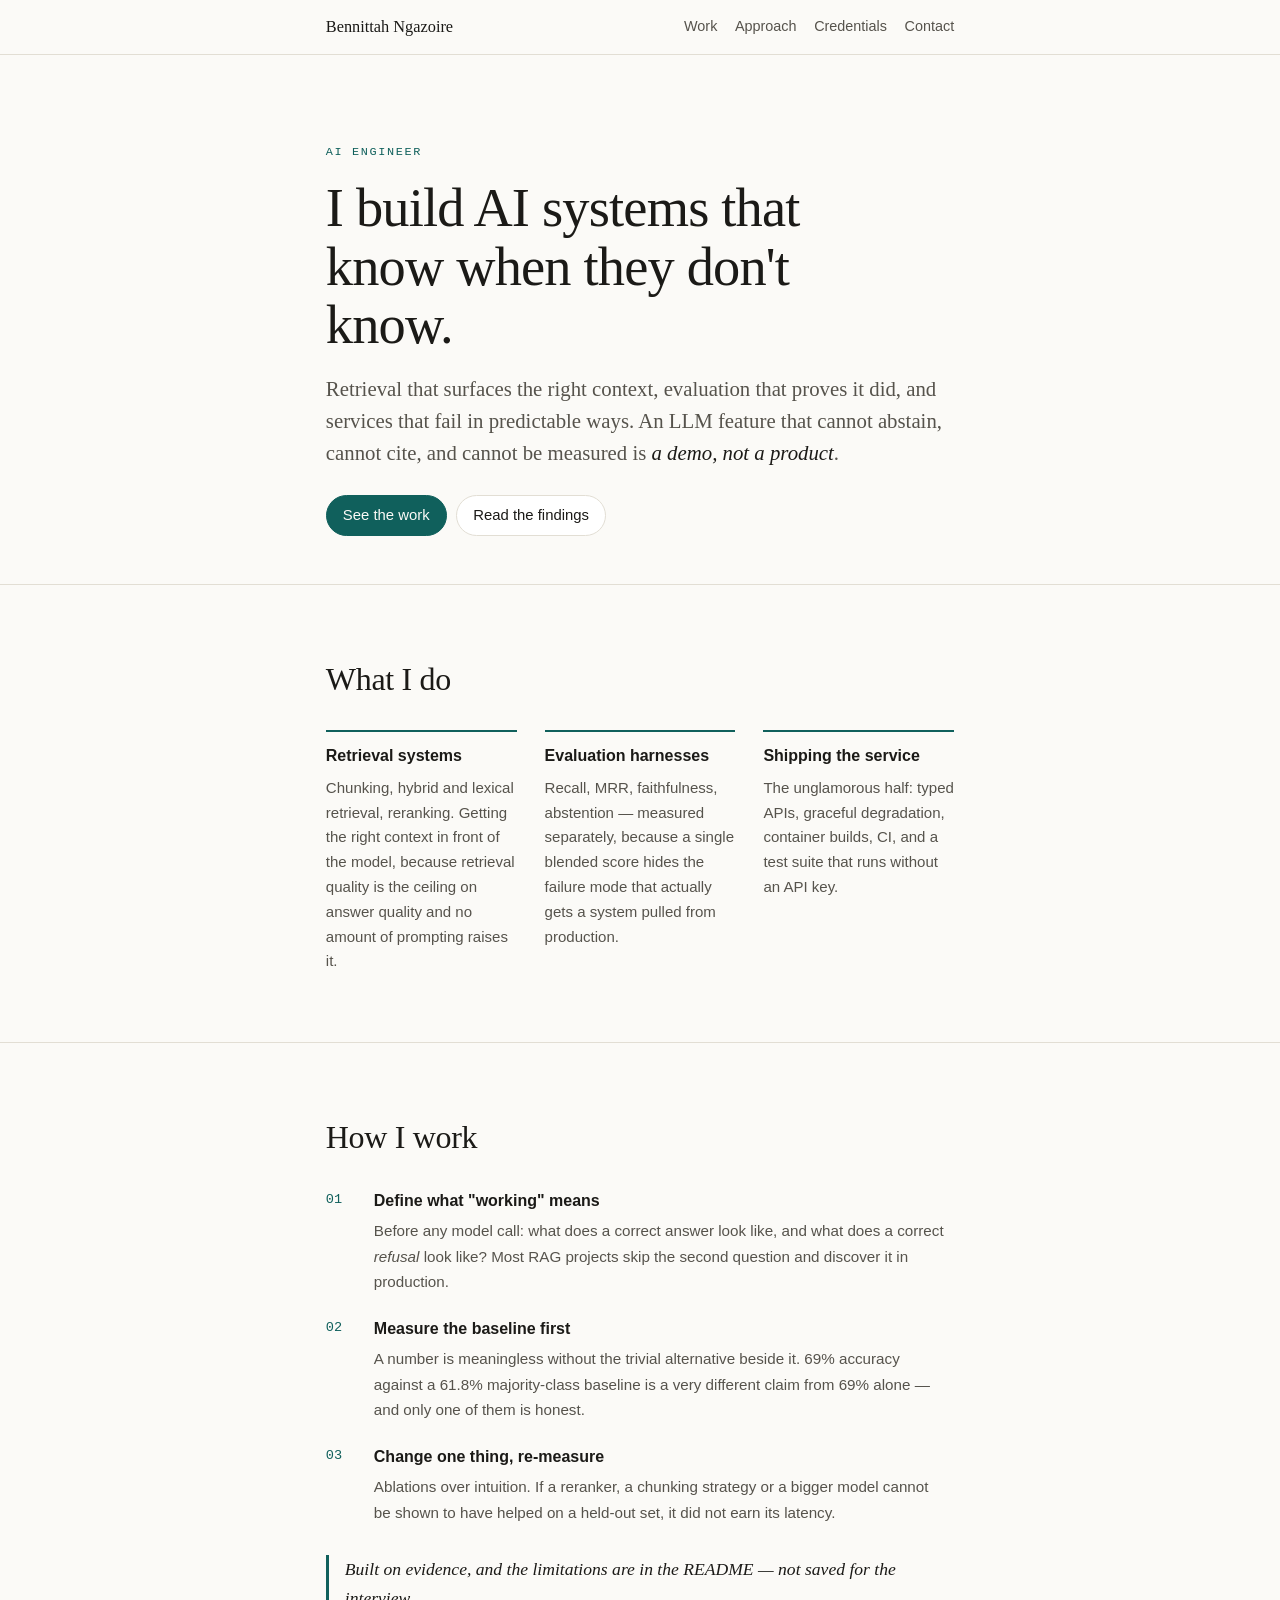
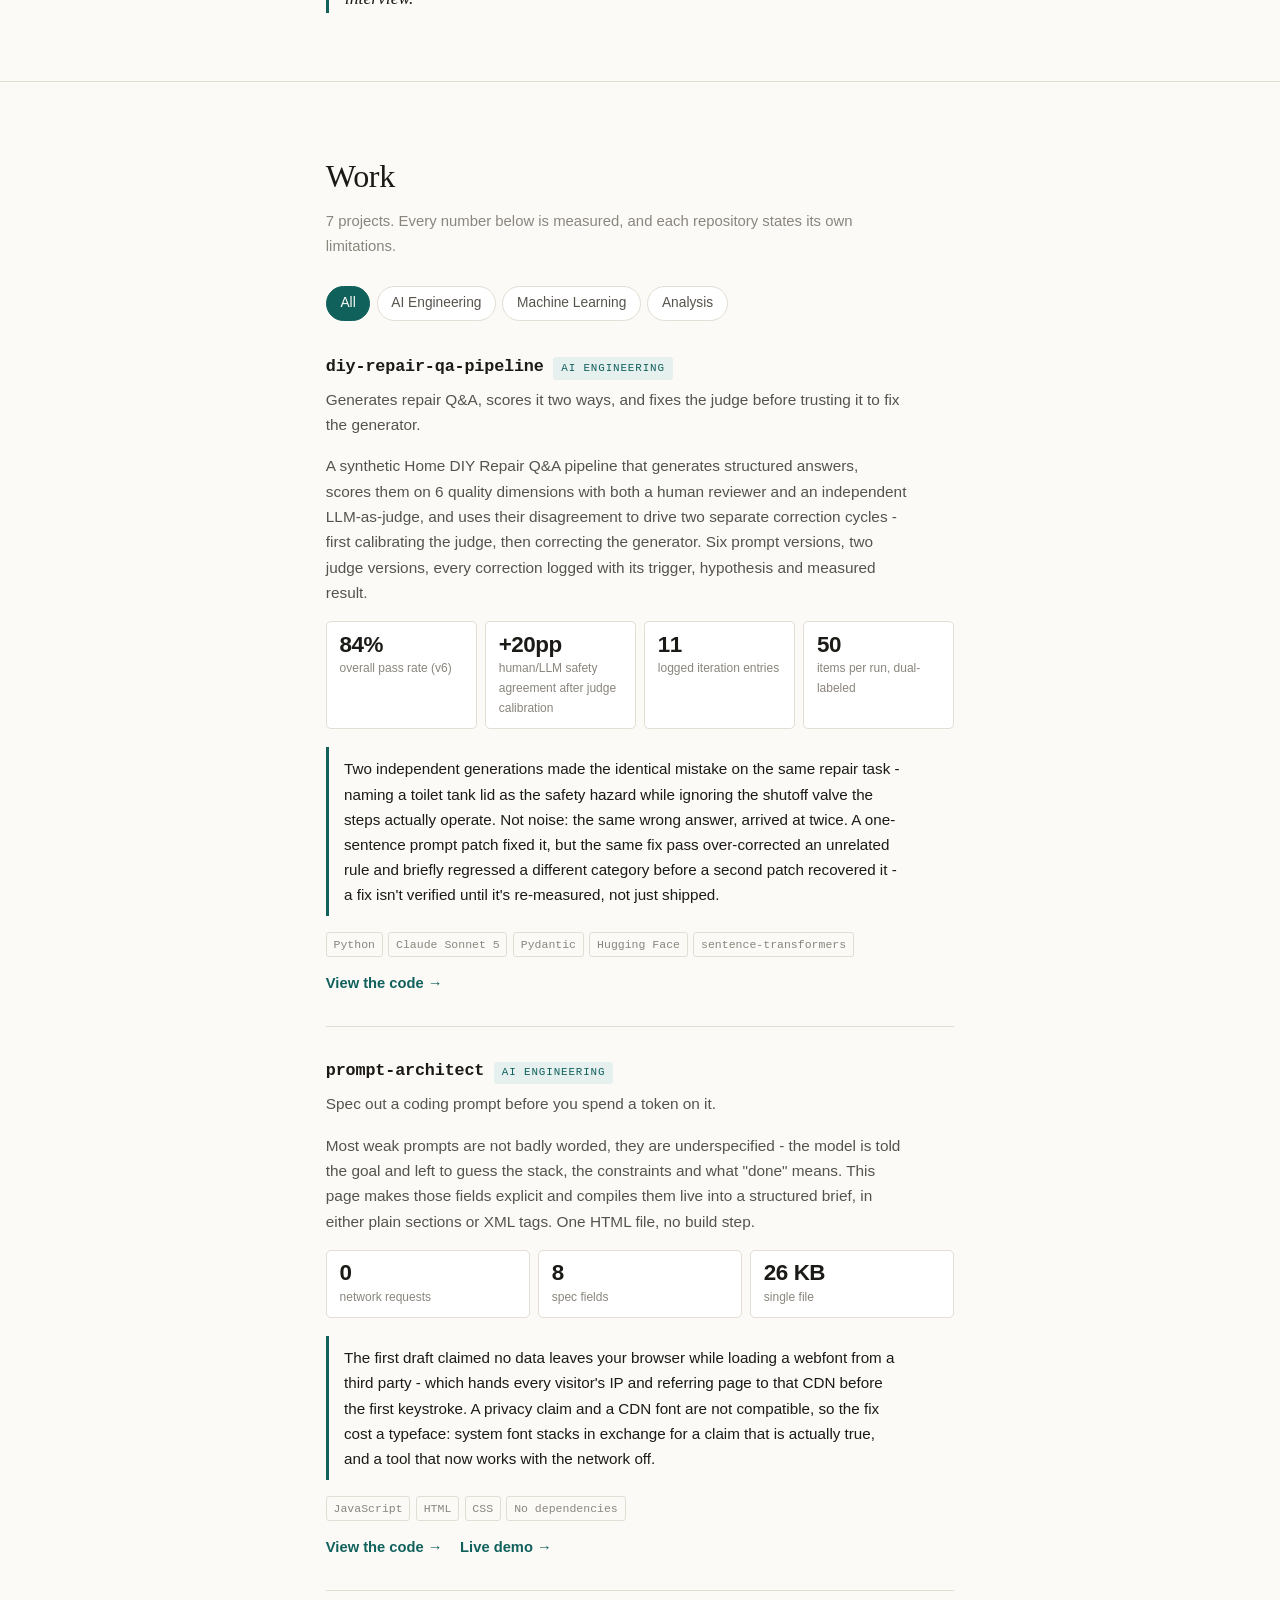
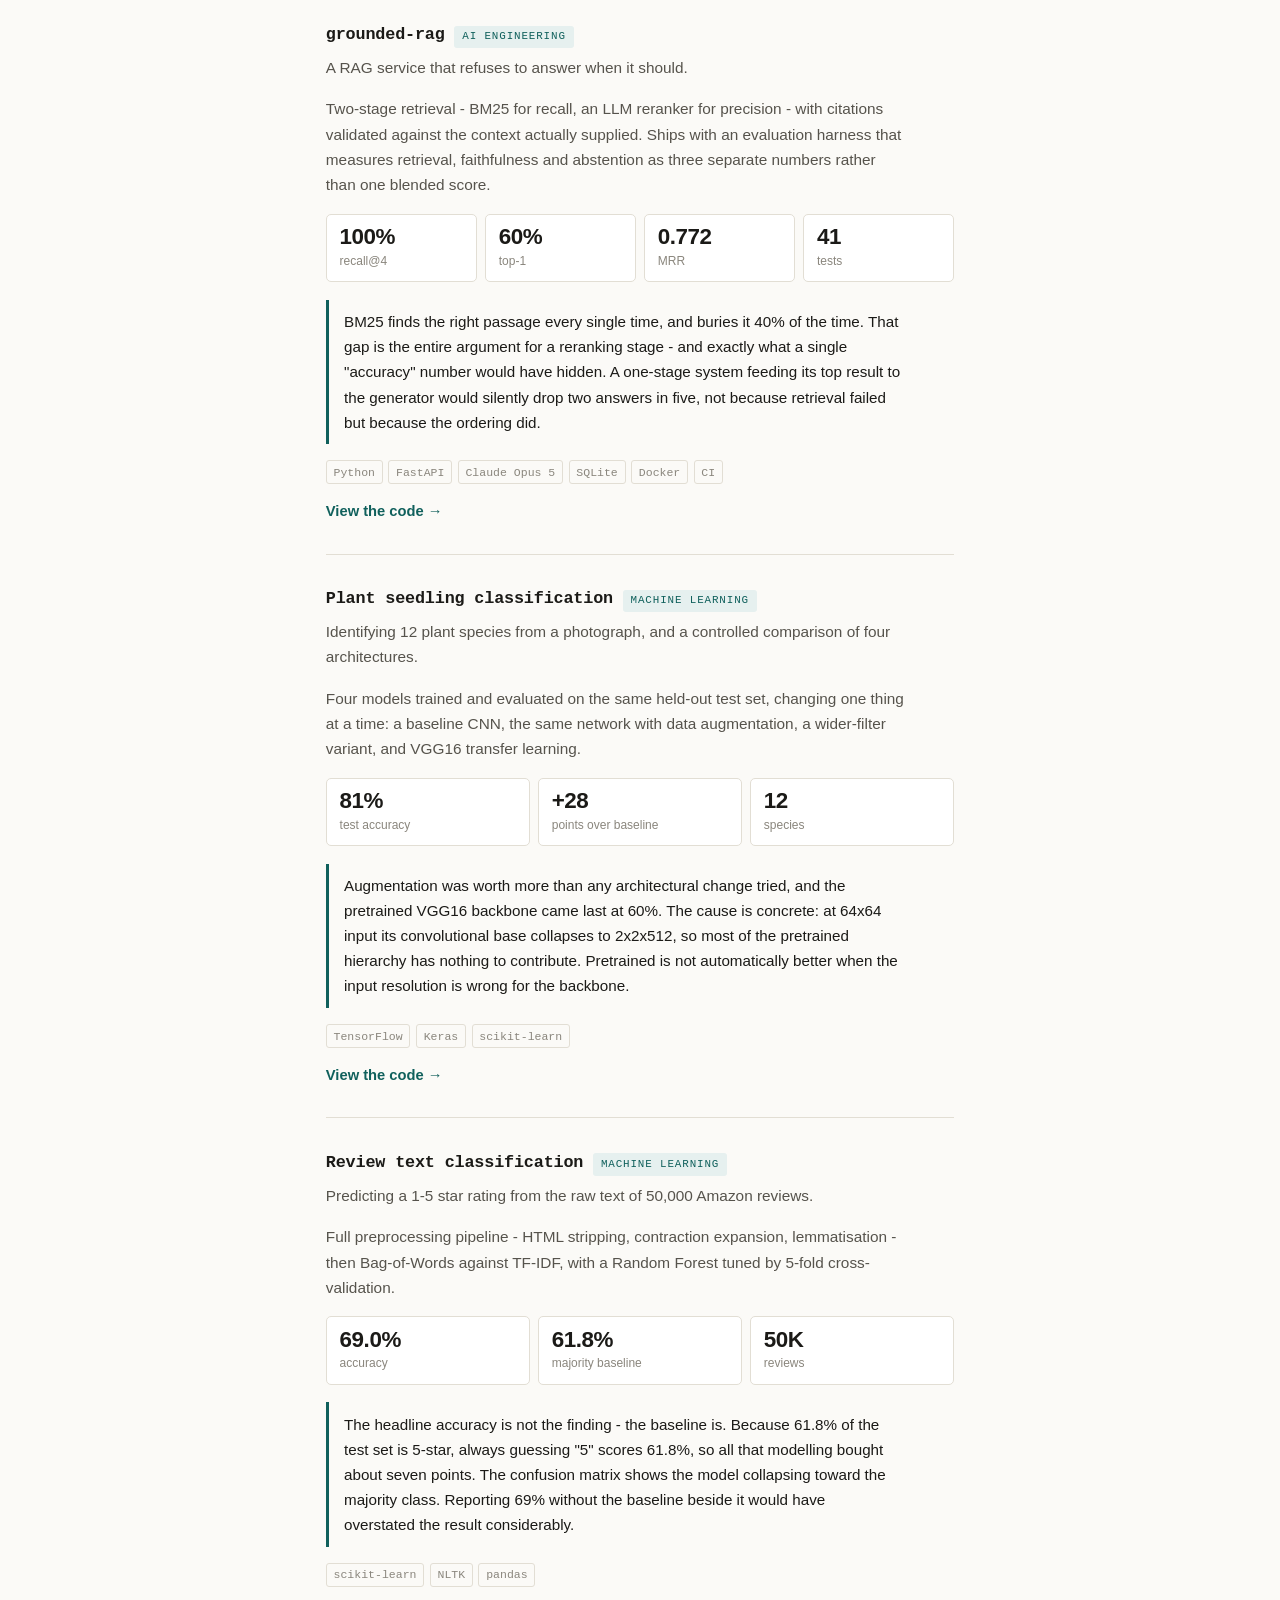
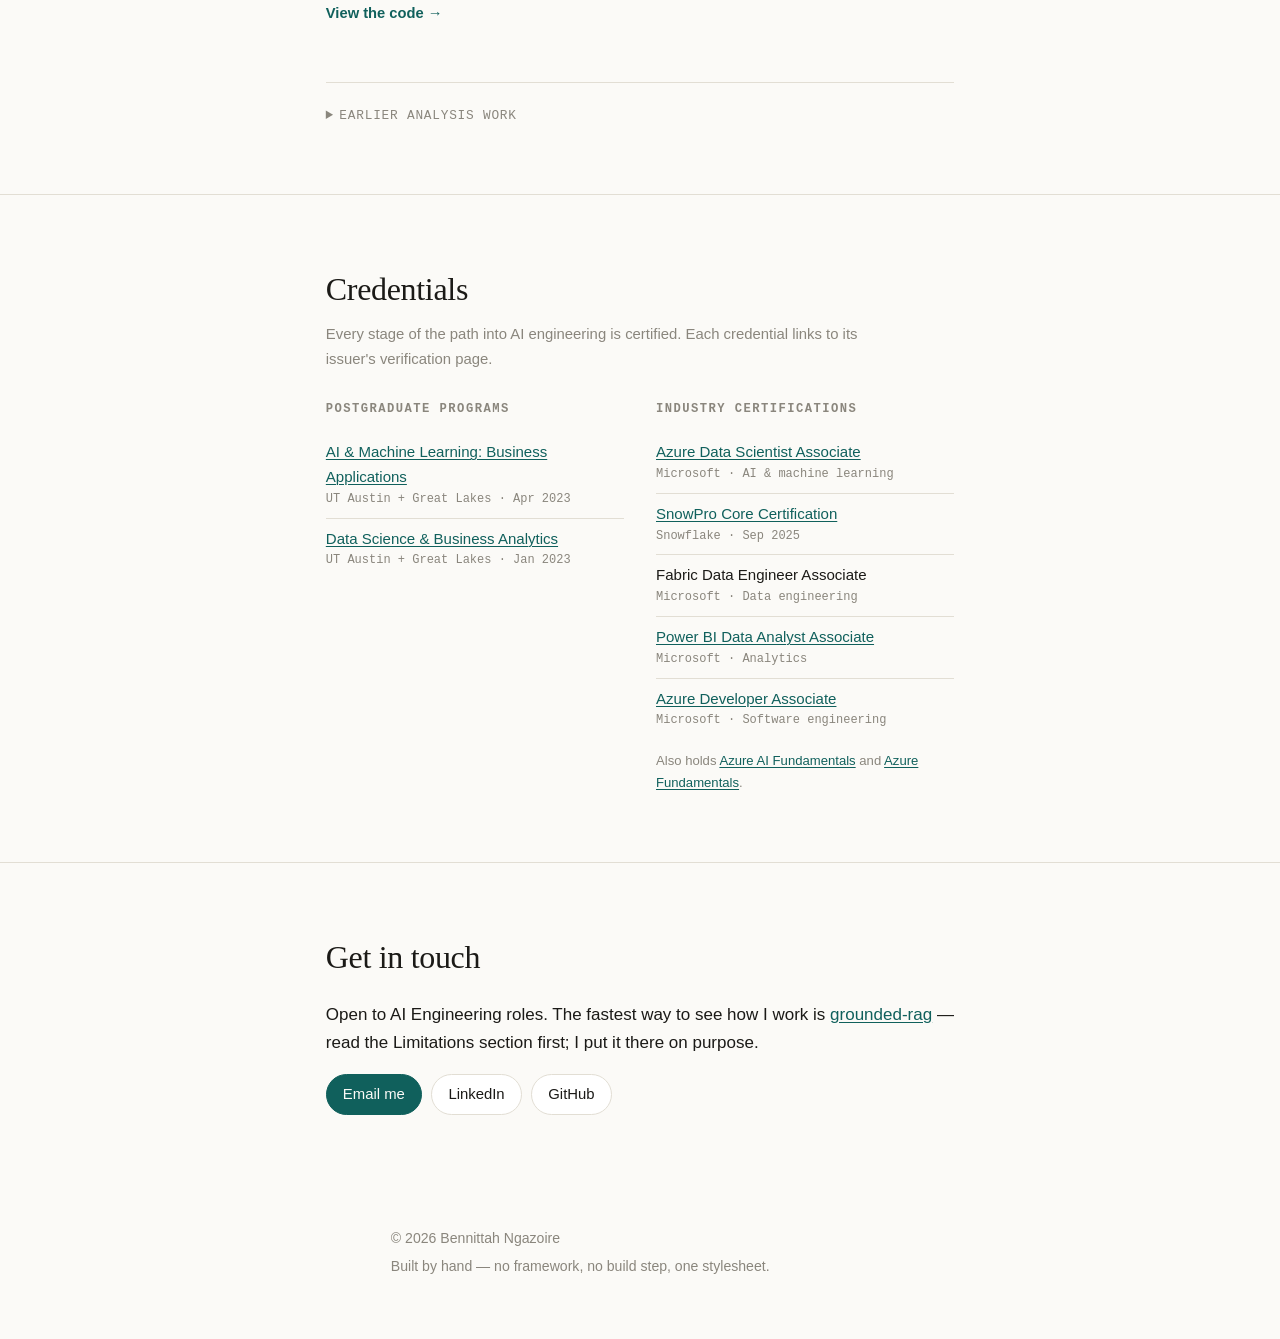
<file: index.html>
<!doctype html>
<html lang="en">
<head>
<meta charset="utf-8">
<meta name="viewport" content="width=device-width, initial-scale=1">
<title>Bennittah Ngazoire — AI Engineer</title>
<meta name="description" content="AI Engineer building retrieval and evaluation systems for LLM products. Measured results, stated limitations, working code.">

<meta property="og:title" content="Bennittah Ngazoire — AI Engineer">
<meta property="og:description" content="I build AI systems that know when they don't know.">
<meta property="og:type" content="website">
<meta property="og:url" content="https://bennittah.github.io">
<meta name="twitter:card" content="summary">

<link rel="stylesheet" href="style.css">
<link rel="icon" href="data:image/svg+xml,<svg xmlns='http://www.w3.org/2000/svg' viewBox='0 0 32 32'><rect width='32' height='32' rx='6' fill='%2310605c'/><text x='16' y='23' font-size='19' font-family='Georgia,serif' fill='%23fbfaf7' text-anchor='middle'>B</text></svg>">
</head>
<body>

<a class="skip" href="#main">Skip to content</a>

<nav class="topnav" aria-label="Primary">
  <div class="wrap nav-inner">
    <a class="brand" href="#top">Bennittah&nbsp;Ngazoire</a>
    <ul>
      <li><a href="#work">Work</a></li>
      <li><a href="#approach">Approach</a></li>
      <li><a href="#credentials">Credentials</a></li>
      <li><a href="#contact">Contact</a></li>
    </ul>
  </div>
</nav>

<header class="hero" id="top">
  <div class="wrap">
    <p class="eyebrow">AI Engineer</p>
    <h1>I build AI systems that know when they don't know.</h1>
    <p class="lede">
      Retrieval that surfaces the right context, evaluation that proves it did, and
      services that fail in predictable ways. An LLM feature that cannot abstain,
      cannot cite, and cannot be measured is <em>a demo, not a product</em>.
    </p>
    <ul class="links">
      <li><a class="primary" href="#work">See the work</a></li>
      <li><a href="https://github.com/Bennittah/grounded-rag">Read the findings</a></li>
    </ul>
  </div>
</header>

<main id="main">

<!-- ── What I do ────────────────────────────────────────────────────────── -->
<section id="approach">
  <div class="wrap">
    <h2>What I do</h2>
    <div class="three-up">
      <div class="pillar">
        <h3>Retrieval systems</h3>
        <p>
          Chunking, hybrid and lexical retrieval, reranking. Getting the right context
          in front of the model, because retrieval quality is the ceiling on answer
          quality and no amount of prompting raises it.
        </p>
      </div>
      <div class="pillar">
        <h3>Evaluation harnesses</h3>
        <p>
          Recall, MRR, faithfulness, abstention — measured separately, because a single
          blended score hides the failure mode that actually gets a system pulled from
          production.
        </p>
      </div>
      <div class="pillar">
        <h3>Shipping the service</h3>
        <p>
          The unglamorous half: typed APIs, graceful degradation, container builds, CI,
          and a test suite that runs without an API key.
        </p>
      </div>
    </div>
  </div>
</section>

<!-- ── How I work ───────────────────────────────────────────────────────── -->
<section>
  <div class="wrap">
    <h2>How I work</h2>
    <ol class="steps">
      <li>
        <h3>Define what "working" means</h3>
        <p>
          Before any model call: what does a correct answer look like, and what does a
          correct <em>refusal</em> look like? Most RAG projects skip the second question
          and discover it in production.
        </p>
      </li>
      <li>
        <h3>Measure the baseline first</h3>
        <p>
          A number is meaningless without the trivial alternative beside it. 69% accuracy
          against a 61.8% majority-class baseline is a very different claim from 69%
          alone — and only one of them is honest.
        </p>
      </li>
      <li>
        <h3>Change one thing, re-measure</h3>
        <p>
          Ablations over intuition. If a reranker, a chunking strategy or a bigger model
          cannot be shown to have helped on a held-out set, it did not earn its latency.
        </p>
      </li>
    </ol>
    <p class="pull">Built on evidence, and the limitations are in the README — not saved for the interview.</p>
  </div>
</section>

<!-- ── Work ─────────────────────────────────────────────────────────────── -->
<section id="work">
  <div class="wrap">
    <h2>Work</h2>
    <p class="section-note">
      <span id="project-count">—</span> projects. Every number below is measured, and
      each repository states its own limitations.
    </p>

    <div class="filterbar" id="filters" role="group" aria-label="Filter projects by type"></div>
    <p class="sr-only" id="filter-status" role="status" aria-live="polite"></p>

    <div id="featured-projects"></div>

    <details class="earlier" id="earlier">
      <summary>Earlier analysis work</summary>
      <ul class="stack" id="compact-projects"></ul>
    </details>

    <noscript>
      <p class="finding">
        This page renders its project list with JavaScript. With it disabled, browse the
        repositories directly at <a href="https://github.com/Bennittah">github.com/Bennittah</a>.
      </p>
    </noscript>
  </div>
</section>

<!-- ── Credentials ──────────────────────────────────────────────────────── -->
<section id="credentials">
  <div class="wrap">
    <h2>Credentials</h2>
    <p class="section-note">
      Every stage of the path into AI engineering is certified. Each credential links to
      its issuer's verification page.
    </p>
    <div class="two-col">
      <div>
        <h3>Postgraduate programs</h3>
        <ul class="stack">
          <li>
            <a href="https://la.utexas.edu/texasexeced/digitalVerification.html?key=kcwLh">AI &amp; Machine Learning: Business Applications</a>
            <span class="meta">UT Austin + Great Lakes &middot; Apr 2023</span>
          </li>
          <li>
            <a href="https://la.utexas.edu/texasexeced/digitalVerification.html?key=htvcD">Data Science &amp; Business Analytics</a>
            <span class="meta">UT Austin + Great Lakes &middot; Jan 2023</span>
          </li>
        </ul>
      </div>
      <div>
        <h3>Industry certifications</h3>
        <ul class="stack">
          <li><a href="https://learn.microsoft.com/api/credentials/share/en-us/BennittahNgazoire-7620/2331D26E00F04139?sharingId=C0140C80458F8704">Azure Data Scientist Associate</a><span class="meta">Microsoft &middot; AI &amp; machine learning</span></li>
          <li><a href="https://achieve.snowflake.com/profile/bennittahngazoire396939/wallet">SnowPro Core Certification</a><span class="meta">Snowflake &middot; Sep 2025</span></li>
          <li>Fabric Data Engineer Associate<span class="meta">Microsoft &middot; Data engineering</span></li>
          <li><a href="https://learn.microsoft.com/api/credentials/share/en-us/BennittahNgazoire-7620/321D0E6E147C23A7?sharingId=C0140C80458F8704">Power BI Data Analyst Associate</a><span class="meta">Microsoft &middot; Analytics</span></li>
          <li><a href="https://learn.microsoft.com/api/credentials/share/en-us/BennittahNgazoire-7620/DA8B326D480390AF?sharingId=C0140C80458F8704">Azure Developer Associate</a><span class="meta">Microsoft &middot; Software engineering</span></li>
        </ul>
        <p class="footnote">
          Also holds
          <a href="https://learn.microsoft.com/api/credentials/share/en-gb/BennittahNgazoire-7620/78699B8BAC69A8A?sharingId=C0140C80458F8704">Azure AI Fundamentals</a>
          and
          <a href="https://learn.microsoft.com/api/credentials/share/en-us/BennittahNgazoire-7620/72844F06C755B639?sharingId=C0140C80458F8704">Azure Fundamentals</a>.
        </p>
      </div>
    </div>
  </div>
</section>

<!-- ── Contact ──────────────────────────────────────────────────────────── -->
<section id="contact">
  <div class="wrap">
    <h2>Get in touch</h2>
    <p>
      Open to AI Engineering roles. The fastest way to see how I work is
      <a href="https://github.com/Bennittah/grounded-rag">grounded-rag</a> — read the
      Limitations section first; I put it there on purpose.
    </p>
    <ul class="links">
      <li><a class="primary" href="mailto:ngazoireb@gmail.com">Email me</a></li>
      <li><a href="https://www.linkedin.com/in/bennittah-ngazoire/">LinkedIn</a></li>
      <li><a href="https://github.com/Bennittah">GitHub</a></li>
    </ul>
  </div>
</section>

</main>

<footer>
  <div class="wrap">
    <p>© <span id="year">2026</span> Bennittah Ngazoire</p>
    <p>Built by hand — no framework, no build step, one stylesheet.</p>
  </div>
</footer>

<script>document.getElementById("year").textContent = new Date().getFullYear();</script>
<script src="projects.js"></script>
<script src="app.js"></script>

</body>
</html>
</file>
<file: style.css>
/* ---------------------------------------------------------------------------
   Bennittah Ngazoire - portfolio
   Ink-on-paper with a single deep-teal accent. Deliberately not the default
   AI-generated look: no Inter, no purple gradient, no card-grid-on-white.
   --------------------------------------------------------------------------- */

:root {
  --paper: #fbfaf7;
  --paper-raised: #ffffff;
  --ink: #1b1a17;
  --ink-soft: #56534c;
  --ink-faint: #8a867d;
  --rule: #e2ded4;
  --accent: #10605c;
  --accent-soft: #e6f0ef;

  --serif: "Iowan Old Style", "Palatino Linotype", Palatino, Georgia, serif;
  --sans: ui-sans-serif, -apple-system, "Segoe UI", Helvetica, Arial, sans-serif;
  --mono: ui-monospace, "SF Mono", "Cascadia Mono", Menlo, Consolas, monospace;

  --measure: 68ch;
  --gutter: clamp(1.25rem, 5vw, 4rem);
}

@media (prefers-color-scheme: dark) {
  :root {
    --paper: #14150f;
    --paper-raised: #1c1d16;
    --ink: #eeece4;
    --ink-soft: #b3afa3;
    --ink-faint: #7d7a70;
    --rule: #33342a;
    --accent: #63bdb2;
    --accent-soft: #16291f;
  }
}

*, *::before, *::after { box-sizing: border-box; }

html { scroll-behavior: smooth; scroll-padding-top: 4.5rem; }
@media (prefers-reduced-motion: reduce) {
  html { scroll-behavior: auto; }
  * { animation: none !important; transition: none !important; }
}

body {
  margin: 0;
  background: var(--paper);
  color: var(--ink);
  font-family: var(--sans);
  font-size: 17px;
  line-height: 1.65;
  -webkit-font-smoothing: antialiased;
}

.wrap { max-width: 80ch; margin: 0 auto; padding: 0 var(--gutter); }

a { color: var(--accent); text-decoration-thickness: 1px; text-underline-offset: 2px; }
a:hover { text-decoration-thickness: 2px; }

:focus-visible { outline: 2px solid var(--accent); outline-offset: 3px; border-radius: 2px; }

.sr-only {
  position: absolute; width: 1px; height: 1px;
  padding: 0; margin: -1px; overflow: hidden;
  clip: rect(0 0 0 0); white-space: nowrap; border: 0;
}

.skip { position: absolute; left: -9999px; }
.skip:focus {
  left: var(--gutter); top: 0.5rem; z-index: 20;
  background: var(--paper-raised); padding: 0.5rem 0.9rem;
  border: 1px solid var(--accent); border-radius: 4px;
}

/* --- nav ----------------------------------------------------------------- */

.topnav {
  position: sticky; top: 0; z-index: 10;
  background: color-mix(in srgb, var(--paper) 88%, transparent);
  backdrop-filter: saturate(1.4) blur(8px);
  border-bottom: 1px solid var(--rule);
}
.nav-inner {
  display: flex; align-items: center; justify-content: space-between;
  gap: 1rem; min-height: 3.4rem;
}
.brand {
  font-family: var(--serif); font-size: 1.02rem;
  color: var(--ink); text-decoration: none; white-space: nowrap;
}
.topnav ul {
  display: flex; gap: 1.1rem; list-style: none; margin: 0; padding: 0;
  font-size: 0.9rem;
}
.topnav ul a { color: var(--ink-soft); text-decoration: none; }
.topnav ul a:hover { color: var(--accent); }

@media (max-width: 32rem) {
  .brand { display: none; }
  .nav-inner { justify-content: center; }
  .topnav ul { gap: 0.9rem; font-size: 0.85rem; }
}

/* --- hero ---------------------------------------------------------------- */

header.hero {
  padding: clamp(3rem, 9vw, 5.5rem) 0 clamp(2rem, 5vw, 3rem);
  border-bottom: 1px solid var(--rule);
}

.eyebrow {
  font-family: var(--mono); font-size: 0.74rem;
  letter-spacing: 0.14em; text-transform: uppercase;
  color: var(--accent); margin: 0 0 1rem;
}

h1 {
  font-family: var(--serif); font-weight: 500;
  font-size: clamp(2.1rem, 6vw, 3.4rem);
  line-height: 1.08; letter-spacing: -0.015em;
  margin: 0 0 1.1rem; max-width: 20ch;
}

.lede {
  font-family: var(--serif);
  font-size: clamp(1.1rem, 2.3vw, 1.3rem);
  line-height: 1.55; color: var(--ink-soft);
  max-width: var(--measure); margin: 0 0 1.6rem;
}
.lede em { color: var(--ink); font-style: italic; }

.links { display: flex; flex-wrap: wrap; gap: 0.6rem; padding: 0; margin: 0; list-style: none; }
.links a {
  display: inline-block; padding: 0.45rem 1rem;
  border: 1px solid var(--rule); border-radius: 999px;
  font-size: 0.93rem; text-decoration: none;
  color: var(--ink); background: var(--paper-raised);
}
.links a:hover { border-color: var(--accent); color: var(--accent); }
.links a.primary { background: var(--accent); border-color: var(--accent); color: var(--paper); }
.links a.primary:hover { filter: brightness(1.12); color: var(--paper); }

/* --- sections ------------------------------------------------------------ */

section { padding: clamp(2.75rem, 7vw, 4.25rem) 0; border-bottom: 1px solid var(--rule); }
section:last-of-type { border-bottom: 0; }

h2 {
  font-family: var(--serif); font-weight: 500;
  font-size: clamp(1.5rem, 3.4vw, 2rem);
  letter-spacing: -0.01em; margin: 0 0 0.4rem;
}

.section-note { color: var(--ink-faint); font-size: 0.93rem; margin: 0 0 1.75rem; max-width: var(--measure); }
p { max-width: var(--measure); }

/* --- what I do ----------------------------------------------------------- */

/* 11rem lets all three sit on one row at the wrap width; below ~34rem they
   stack. A 2+1 wrap leaves a conspicuous hole, so avoid the middle case. */
.three-up {
  display: grid; gap: 1.75rem;
  grid-template-columns: repeat(3, 1fr);
  margin-top: 1.5rem;
}
@media (max-width: 44rem) {
  .three-up { grid-template-columns: 1fr; gap: 1.4rem; }
}
.pillar h3 {
  font-size: 1rem; font-weight: 650; margin: 0 0 0.4rem;
  padding-top: 0.7rem; border-top: 2px solid var(--accent);
}
.pillar p { margin: 0; font-size: 0.94rem; color: var(--ink-soft); }

/* --- how I work ---------------------------------------------------------- */

.steps { counter-reset: step; list-style: none; margin: 1.5rem 0 0; padding: 0; }
.steps li { counter-increment: step; position: relative; padding: 0 0 1.4rem 3rem; }
.steps li::before {
  content: counter(step, decimal-leading-zero);
  position: absolute; left: 0; top: 0.05rem;
  font-family: var(--mono); font-size: 0.85rem;
  color: var(--accent);
}
.steps h3 { font-size: 1rem; font-weight: 650; margin: 0 0 0.25rem; }
.steps p { margin: 0; font-size: 0.95rem; color: var(--ink-soft); }

.pull {
  font-family: var(--serif); font-size: 1.1rem; font-style: italic;
  color: var(--ink); border-left: 3px solid var(--accent);
  padding-left: 1rem; margin: 0.5rem 0 0;
}

/* --- filters ------------------------------------------------------------- */

.filterbar { display: flex; flex-wrap: wrap; gap: 0.4rem; margin: 0 0 2rem; }
.filter {
  font: inherit; font-size: 0.86rem;
  padding: 0.3rem 0.85rem; cursor: pointer;
  background: var(--paper-raised); color: var(--ink-soft);
  border: 1px solid var(--rule); border-radius: 999px;
}
.filter:hover { border-color: var(--accent); color: var(--accent); }
.filter.on { background: var(--accent); border-color: var(--accent); color: var(--paper); }

/* --- project cards ------------------------------------------------------- */

.project { padding: 1.9rem 0; border-top: 1px solid var(--rule); }
.project:first-of-type { border-top: 0; padding-top: 0; }
.project[hidden] { display: none; }

.project-head {
  display: flex; flex-wrap: wrap; align-items: baseline;
  gap: 0.6rem; margin-bottom: 0.4rem;
}
.project h3 {
  font-family: var(--mono); font-size: 1.05rem; font-weight: 600;
  margin: 0; letter-spacing: -0.01em;
}

.flag {
  font-family: var(--mono); font-size: 0.68rem;
  letter-spacing: 0.08em; text-transform: uppercase;
  padding: 0.15rem 0.5rem; border-radius: 3px;
  background: var(--accent-soft); color: var(--accent);
}

.tagline { font-size: 1.02rem; color: var(--ink); margin: 0 0 0.7rem; }
.project p { margin: 0 0 1rem; color: var(--ink-soft); font-size: 0.96rem; }

/* --- KPI row of stat tiles ----------------------------------------------
   A handful of headline numbers is a stat row, not a chart. Values use the
   font's proportional figures - tabular-nums is for columns that must align
   vertically, and gives large standalone numbers a loose, gappy look. */

.kpi-row {
  display: flex; flex-wrap: wrap; gap: 0.5rem;
  margin: 0 0 1.1rem;
}
.stat {
  flex: 1 1 6.5rem; min-width: 6.5rem;
  padding: 0.6rem 0.8rem;
  background: var(--paper-raised);
  border: 1px solid var(--rule); border-radius: 5px;
}
.stat-value {
  font-size: 1.4rem; font-weight: 600; line-height: 1.15;
  letter-spacing: -0.02em; color: var(--ink);
}
.stat-label {
  font-size: 0.75rem; color: var(--ink-faint);
  margin-top: 0.1rem;
}

.finding {
  border-left: 3px solid var(--accent);
  padding: 0.6rem 0 0.6rem 0.95rem;
  margin: 0 0 1rem; max-width: var(--measure);
  font-size: 0.95rem; color: var(--ink);
}

.tags { display: flex; flex-wrap: wrap; gap: 0.35rem; padding: 0; margin: 0 0 0.9rem; list-style: none; }
.tags li {
  font-family: var(--mono); font-size: 0.72rem; color: var(--ink-faint);
  border: 1px solid var(--rule); border-radius: 3px; padding: 0.1rem 0.42rem;
}

.project-links { display: flex; flex-wrap: wrap; gap: 1.1rem; }
.repo-link { font-size: 0.92rem; font-weight: 550; text-decoration: none; }
.repo-link:hover { text-decoration: underline; }

/* --- earlier work -------------------------------------------------------- */

.earlier { border-top: 1px solid var(--rule); padding-top: 1.4rem; margin-top: 1.6rem; }
.earlier[hidden] { display: none; }
.earlier summary {
  cursor: pointer; font-family: var(--mono); font-size: 0.8rem;
  letter-spacing: 0.06em; text-transform: uppercase; color: var(--ink-faint);
}
.earlier summary:hover { color: var(--accent); }
.earlier[open] summary { margin-bottom: 0.7rem; }

.compact[hidden] { display: none; }

/* --- credentials --------------------------------------------------------- */

.two-col { display: grid; grid-template-columns: repeat(auto-fit, minmax(17rem, 1fr)); gap: 2rem; }
.two-col h3 {
  font-size: 0.76rem; font-family: var(--mono);
  letter-spacing: 0.12em; text-transform: uppercase;
  color: var(--ink-faint); margin: 0 0 0.8rem; font-weight: 600;
}

.stack { list-style: none; margin: 0; padding: 0; }
.stack li { padding: 0.5rem 0; border-bottom: 1px solid var(--rule); font-size: 0.94rem; }
.stack li:last-child { border-bottom: 0; }
.stack .meta {
  display: block; font-family: var(--mono);
  font-size: 0.75rem; color: var(--ink-faint);
}

.footnote { font-size: 0.82rem; color: var(--ink-faint); margin: 0.7rem 0 0; }

/* --- footer -------------------------------------------------------------- */

footer { padding: 2.5rem 0 3.5rem; color: var(--ink-faint); font-size: 0.88rem; }
footer p { margin: 0.3rem 0; }
</file>
